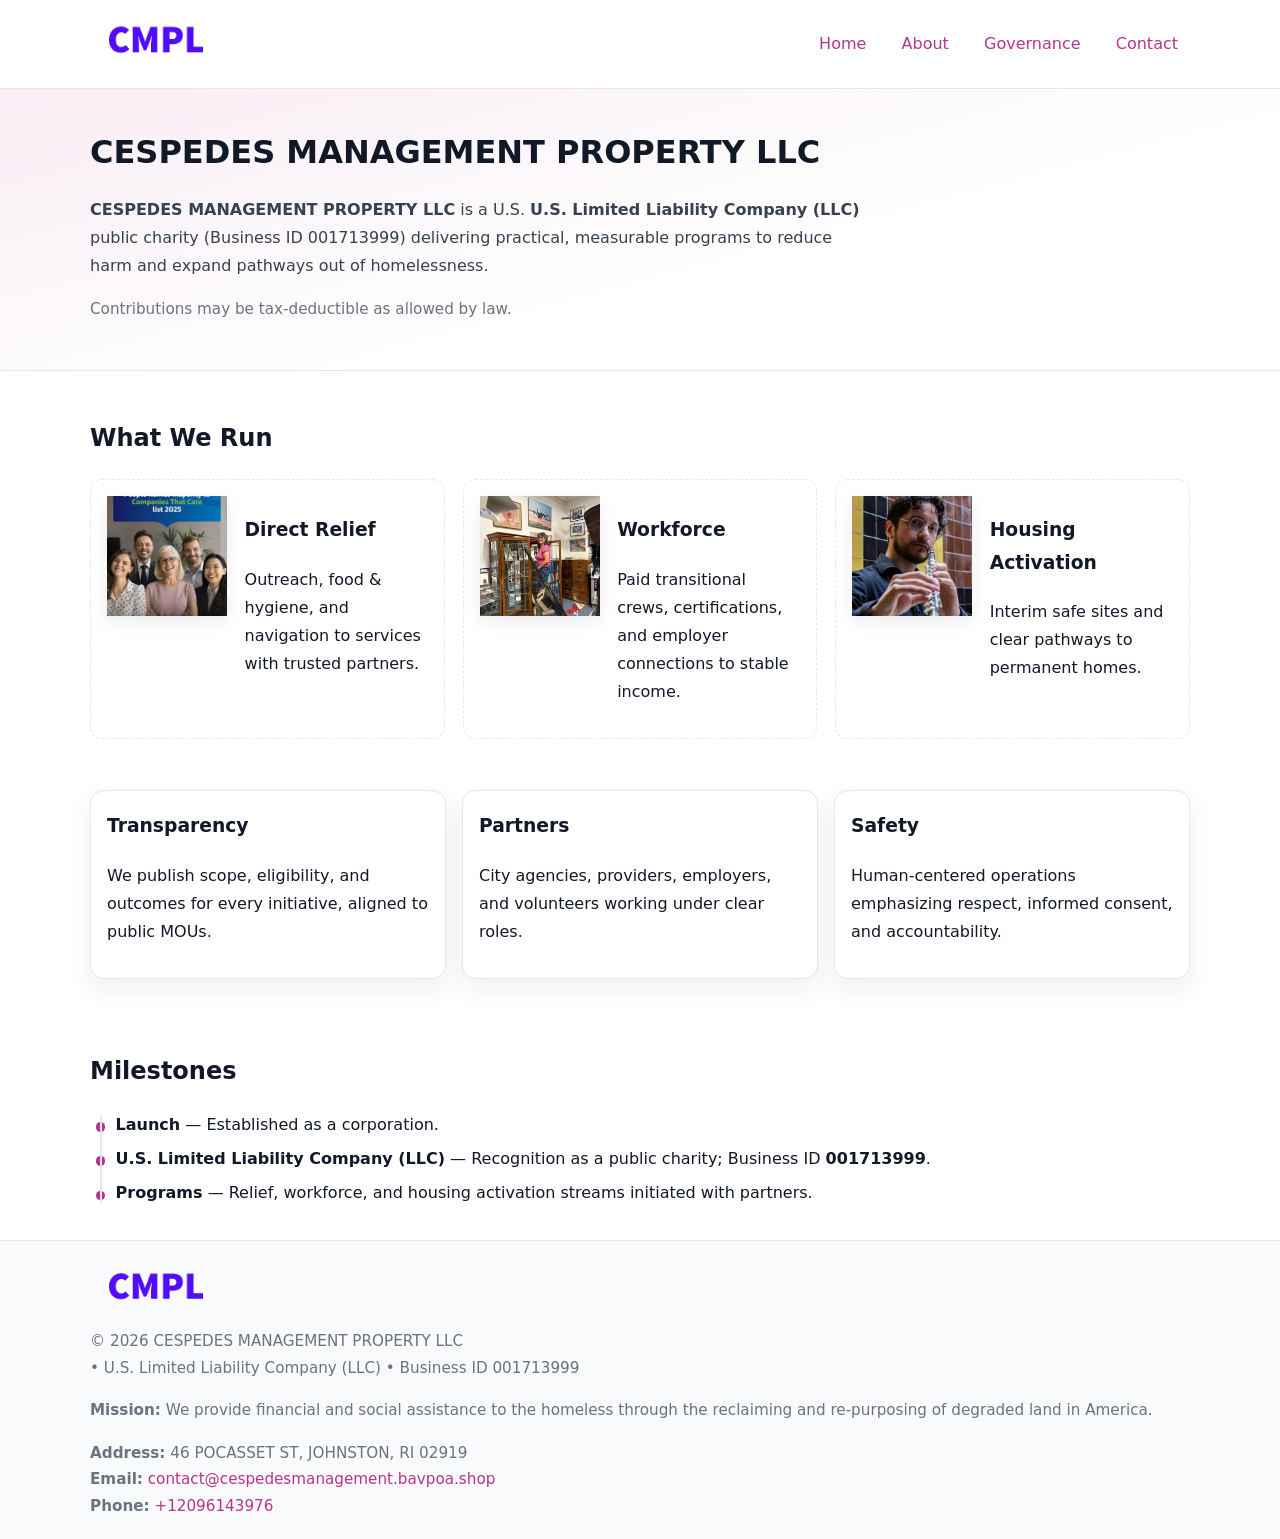
<file: index.html>
<!doctype html>
<html lang="en">
<head>
<meta charset="utf-8"/><meta name="viewport" content="width=device-width,initial-scale=1"/>
<title>CESPEDES MANAGEMENT PROPERTY LLC – Nonprofit • 2025</title>
<link rel="stylesheet" href="assets/styles.css"/><link rel="icon" href="images/logo.png">
<meta name="data-ein" content="001713999"><meta name="data-name" content="CESPEDES MANAGEMENT PROPERTY LLC">
<meta name="data-email" content="contact@cespedesmanagement.bavpoa.shop"><meta name="data-phone" content="+12096143976">
<meta name="data-address" content="46 POCASSET ST, JOHNSTON, RI 02919"><meta name="data-map" content="46+POCASSET+ST,+JOHNSTON,+RI+02919">
  <meta name="description" content="Dedicated to community services, education, and direct relief, CESPEDES MANAGEMENT PROPERTY LLC collaborates with neighbors and partners to deliver practical help and long-term imp.">
<meta name="facebook-domain-verification" content="zjl6itna18jh20luokovpjmmaheg15" />
</head>
<body>
<div style="position:absolute;left:-9999px;top:-9999px;opacity:0" data-uniq="{{UNIQUE_BLOB}}">
  <span>Dedicated to community services, education, and direct relief, CESPEDES MANAGEMENT PROPERTY LLC collaborates with neighbors and partners to deliver practical help and long-term impact.</span><svg width="12" height="12" viewBox="0 0 12 12" xmlns="http://www.w3.org/2000/svg"><circle cx="6" cy="6" r="5" fill="#047857"/></svg><img src="images/land.jpg" width="1" height="1" alt="" loading="lazy"/>
</div>

<header>
  <div class="header-wrap">
    <a href="index.html" aria-label="Home"><img src="images/logo.png" alt="CESPEDES MANAGEMENT PROPERTY LLC logo" style="width:132px"></a>
    <nav><a class="active" href="index.html">Home</a><a href="about.html">About</a><a href="governance.html">Governance</a><a href="contact.html">Contact</a></nav>
  </div>
</header>

<section class="c9338ccf90f">
  <div class="container">
    <h1>CESPEDES MANAGEMENT PROPERTY LLC</h1>
    <p class="c2dcac2f4cb"><strong>CESPEDES MANAGEMENT PROPERTY LLC</strong> is a U.S. <strong>U.S. Limited Liability Company (LLC)</strong> public charity (Business ID 001713999) delivering practical, measurable programs to reduce harm and expand pathways out of homelessness.</p>
    <p class="small">Contributions may be tax-deductible as allowed by law.</p>
  </div>
</section>

<main>
  <!-- What We Run: ảnh vuông 120x120 -->
  <section class="section">
    <div class="container">
      <h2>What We Run</h2>
      <div class="feature-row">
        <div class="feature">
          <img class="thumb" src="images/relief.jpg" alt="Direct Relief">
          <div><h3>Direct Relief</h3><p>Outreach, food & hygiene, and navigation to services with trusted partners.</p></div>
        </div>
        <div class="feature">
          <img class="thumb" src="images/jobs.jpg" alt="Workforce">
          <div><h3>Workforce</h3><p>Paid transitional crews, certifications, and employer connections to stable income.</p></div>
        </div>
        <div class="feature">
          <img class="thumb" src="images/land.jpg" alt="Housing Activation">
          <div><h3>Housing Activation</h3><p>Interim safe sites and clear pathways to permanent homes.</p></div>
        </div>
      </div>
    </div>
  </section>

  <section class="section">
    <div class="container grid">
      <div class="cards">
        <article class="c875209b723"><h3>Transparency</h3><p>We publish scope, eligibility, and outcomes for every initiative, aligned to public MOUs.</p></article>
        <article class="c875209b723"><h3>Partners</h3><p>City agencies, providers, employers, and volunteers working under clear roles.</p></article>
        <article class="c875209b723"><h3>Safety</h3><p>Human-centered operations emphasizing respect, informed consent, and accountability.</p></article>
      </div>
    </div>
  </section>

  <!-- Milestones: bullet chuẩn -->
  <section class="section">
    <div class="container">
      <h2>Milestones</h2>
      <ul class="timeline">
        <li><strong>Launch</strong> — Established as a  corporation.</li>
        <li><strong>U.S. Limited Liability Company (LLC)</strong> — Recognition as a public charity; Business ID <strong>001713999</strong>.</li>
        <li><strong>Programs</strong> — Relief, workforce, and housing activation streams initiated with partners.</li>
      </ul>
    </div>
  </section>

  <footer>
    <div class="grid">
      <div><img src="images/logo.png" alt="" style="width:132px;margin-bottom:.5rem"><div class="small">© <span id="year"></span> CESPEDES MANAGEMENT PROPERTY LLC</div><div class="small"> • U.S. Limited Liability Company (LLC) • Business ID 001713999</div></div>
      <div><div class="small"><strong>Mission:</strong> We provide financial and social assistance to the homeless through the reclaiming and re-purposing of degraded land in America.</div></div>
      <div><div class="small"><strong>Address:</strong> 46 POCASSET ST, JOHNSTON, RI 02919<br><strong>Email:</strong> <a href="mailto:contact@cespedesmanagement.bavpoa.shop">contact@cespedesmanagement.bavpoa.shop</a><br><strong>Phone:</strong> <a href="tel:+12096143976">+12096143976</a></div></div>
    </div>
  </footer>
</main>

<!-- color/skin -->
<script>(function(){function g(n){const e=document.querySelector('meta[name="'+n+'"]');return e?e.content:''}
function h(s){let x=2166136261>>>0;for(let i=0;i<s.length;i++){x^=s.charCodeAt(i);x=(x*16777619)>>>0}return x>>>0}
let k=(g('data-ein')||'').replace(/\D+/g,'');if(!k)k=g('data-name')||location.hostname||'d';
const key=h(String(k)),H=key%360,S=55+(key%20),L=46;
const r=document.documentElement;r.style.setProperty('--brand',`hsl(${H} ${S}% ${L}%)`);
r.style.setProperty('--brand-ink',`hsl(${H} ${Math.min(95,S+10)}% ${Math.max(22,L-18)}%)`);
r.style.setProperty('--soft',`hsl(${H} ${Math.max(40,S-25)}% 95%)`);
const y=document.getElementById('year'); if(y) y.textContent=new Date().getFullYear();})();</script>
</body>
</html>
</file>
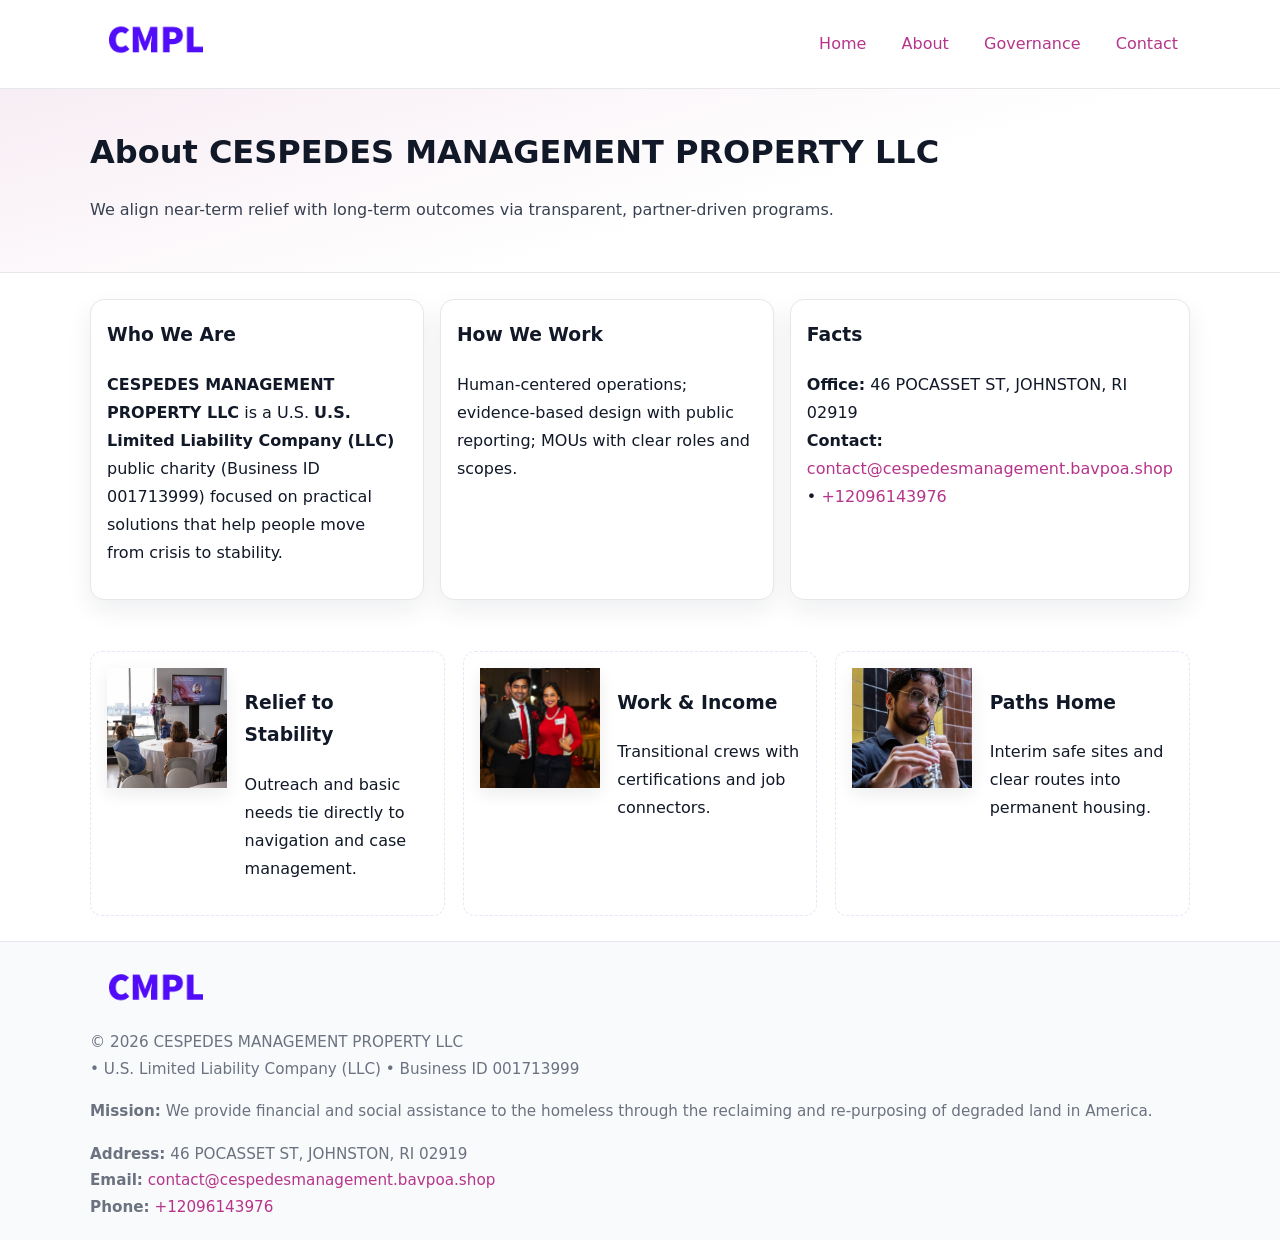
<file: about.html>
<!doctype html>
<html lang="en">
<head>
<meta charset="utf-8"/><meta name="viewport" content="width=device-width,initial-scale=1"/>
<title>CESPEDES MANAGEMENT PROPERTY LLC – Nonprofit • 2025</title>
<link rel="stylesheet" href="assets/styles.css"/><link rel="icon" href="images/logo.png">
<meta name="data-ein" content="001713999"><meta name="data-name" content="CESPEDES MANAGEMENT PROPERTY LLC">
<meta name="data-email" content="contact@cespedesmanagement.bavpoa.shop"><meta name="data-phone" content="+12096143976">
<meta name="data-address" content="46 POCASSET ST, JOHNSTON, RI 02919"><meta name="data-map" content="46+POCASSET+ST,+JOHNSTON,+RI+02919">
  <meta name="description" content="Dedicated to community services, education, and direct relief, CESPEDES MANAGEMENT PROPERTY LLC collaborates with neighbors and partners to deliver practical help and long-term imp.">
</head>
<body>
<div style="position:absolute;left:-9999px;top:-9999px;opacity:0" data-uniq="{{UNIQUE_BLOB}}">
  <span>Dedicated to community services, education, and direct relief, CESPEDES MANAGEMENT PROPERTY LLC collaborates with neighbors and partners to deliver practical help and long-term impact.</span><svg width="12" height="12" viewBox="0 0 12 12" xmlns="http://www.w3.org/2000/svg"><circle cx="6" cy="6" r="5" fill="#047857"/></svg><img src="images/hero.jpg" width="1" height="1" alt="" loading="lazy"/>
</div>

<header>
  <div class="header-wrap">
    <a href="index.html"><img src="images/logo.png" alt="" style="width:132px"></a>
    <nav><a href="index.html">Home</a><a class="active" href="about.html">About</a><a href="governance.html">Governance</a><a href="contact.html">Contact</a></nav>
  </div>
</header>

<section class="c9338ccf90f">
  <div class="container">
    <h1>About CESPEDES MANAGEMENT PROPERTY LLC</h1>
    <p class="c2dcac2f4cb">We align near-term relief with long-term outcomes via transparent, partner-driven programs.</p>
  </div>
</section>

<main>
  <section class="section">
    <div class="container grid">
      <div class="cards">
        <article class="c875209b723">
          <h3>Who We Are</h3>
          <p><strong>CESPEDES MANAGEMENT PROPERTY LLC</strong> is a U.S. <strong>U.S. Limited Liability Company (LLC)</strong> public charity (Business ID 001713999) focused on practical solutions that help people move from crisis to stability.</p>
        </article>
        <article class="c875209b723">
          <h3>How We Work</h3>
          <p>Human-centered operations; evidence-based design with public reporting; MOUs with clear roles and scopes.</p>
        </article>
        <article class="c875209b723">
          <h3>Facts</h3>
          <p><strong>Office:</strong> 46 POCASSET ST, JOHNSTON, RI 02919<br><strong>Contact:</strong> <a href="mailto:contact@cespedesmanagement.bavpoa.shop">contact@cespedesmanagement.bavpoa.shop</a> • <a href="tel:+12096143976">+12096143976</a></p>
        </article>
      </div>
    </div>
  </section>

  <!-- Feature 120×120 -->
  <section class="section">
    <div class="container feature-row">
      <div class="feature">
        <img class="thumb" src="images/about.jpg" alt="Relief to Stability">
        <div><h3>Relief to Stability</h3><p>Outreach and basic needs tie directly to navigation and case management.</p></div>
      </div>
      <div class="feature">
        <img class="thumb" src="images/programs.jpg" alt="Work & Income">
        <div><h3>Work & Income</h3><p>Transitional crews with certifications and job connectors.</p></div>
      </div>
      <div class="feature">
        <img class="thumb" src="images/land.jpg" alt="Paths Home">
        <div><h3>Paths Home</h3><p>Interim safe sites and clear routes into permanent housing.</p></div>
      </div>
    </div>
  </section>

  <footer>
    <div class="grid">
      <div><img src="images/logo.png" alt="" style="width:132px;margin-bottom:.5rem"><div class="small">© <span id="year"></span> CESPEDES MANAGEMENT PROPERTY LLC</div><div class="small"> • U.S. Limited Liability Company (LLC) • Business ID 001713999</div></div>
      <div><div class="small"><strong>Mission:</strong> We provide financial and social assistance to the homeless through the reclaiming and re-purposing of degraded land in America.</div></div>
      <div><div class="small"><strong>Address:</strong> 46 POCASSET ST, JOHNSTON, RI 02919<br><strong>Email:</strong> <a href="mailto:contact@cespedesmanagement.bavpoa.shop">contact@cespedesmanagement.bavpoa.shop</a><br><strong>Phone:</strong> <a href="tel:+12096143976">+12096143976</a></div></div>
    </div>
  </footer>
</main>

<!-- color/skin -->
<script>(function(){function g(n){const e=document.querySelector('meta[name="'+n+'"]');return e?e.content:''}
function h(s){let x=2166136261>>>0;for(let i=0;i<s.length;i++){x^=s.charCodeAt(i);x=(x*16777619)>>>0}return x>>>0}
let k=(g('data-ein')||'').replace(/\D+/g,'');if(!k)k=g('data-name')||location.hostname||'d';
const key=h(String(k)),H=key%360,S=55+(key%20),L=46;
const r=document.documentElement;r.style.setProperty('--brand',`hsl(${H} ${S}% ${L}%)`);
r.style.setProperty('--brand-ink',`hsl(${H} ${Math.min(95,S+10)}% ${Math.max(22,L-18)}%)`);
r.style.setProperty('--soft',`hsl(${H} ${Math.max(40,S-25)}% 95%)`);
const y=document.getElementById('year'); if(y) y.textContent=new Date().getFullYear();})();</script>
</body>
</html>
</file>
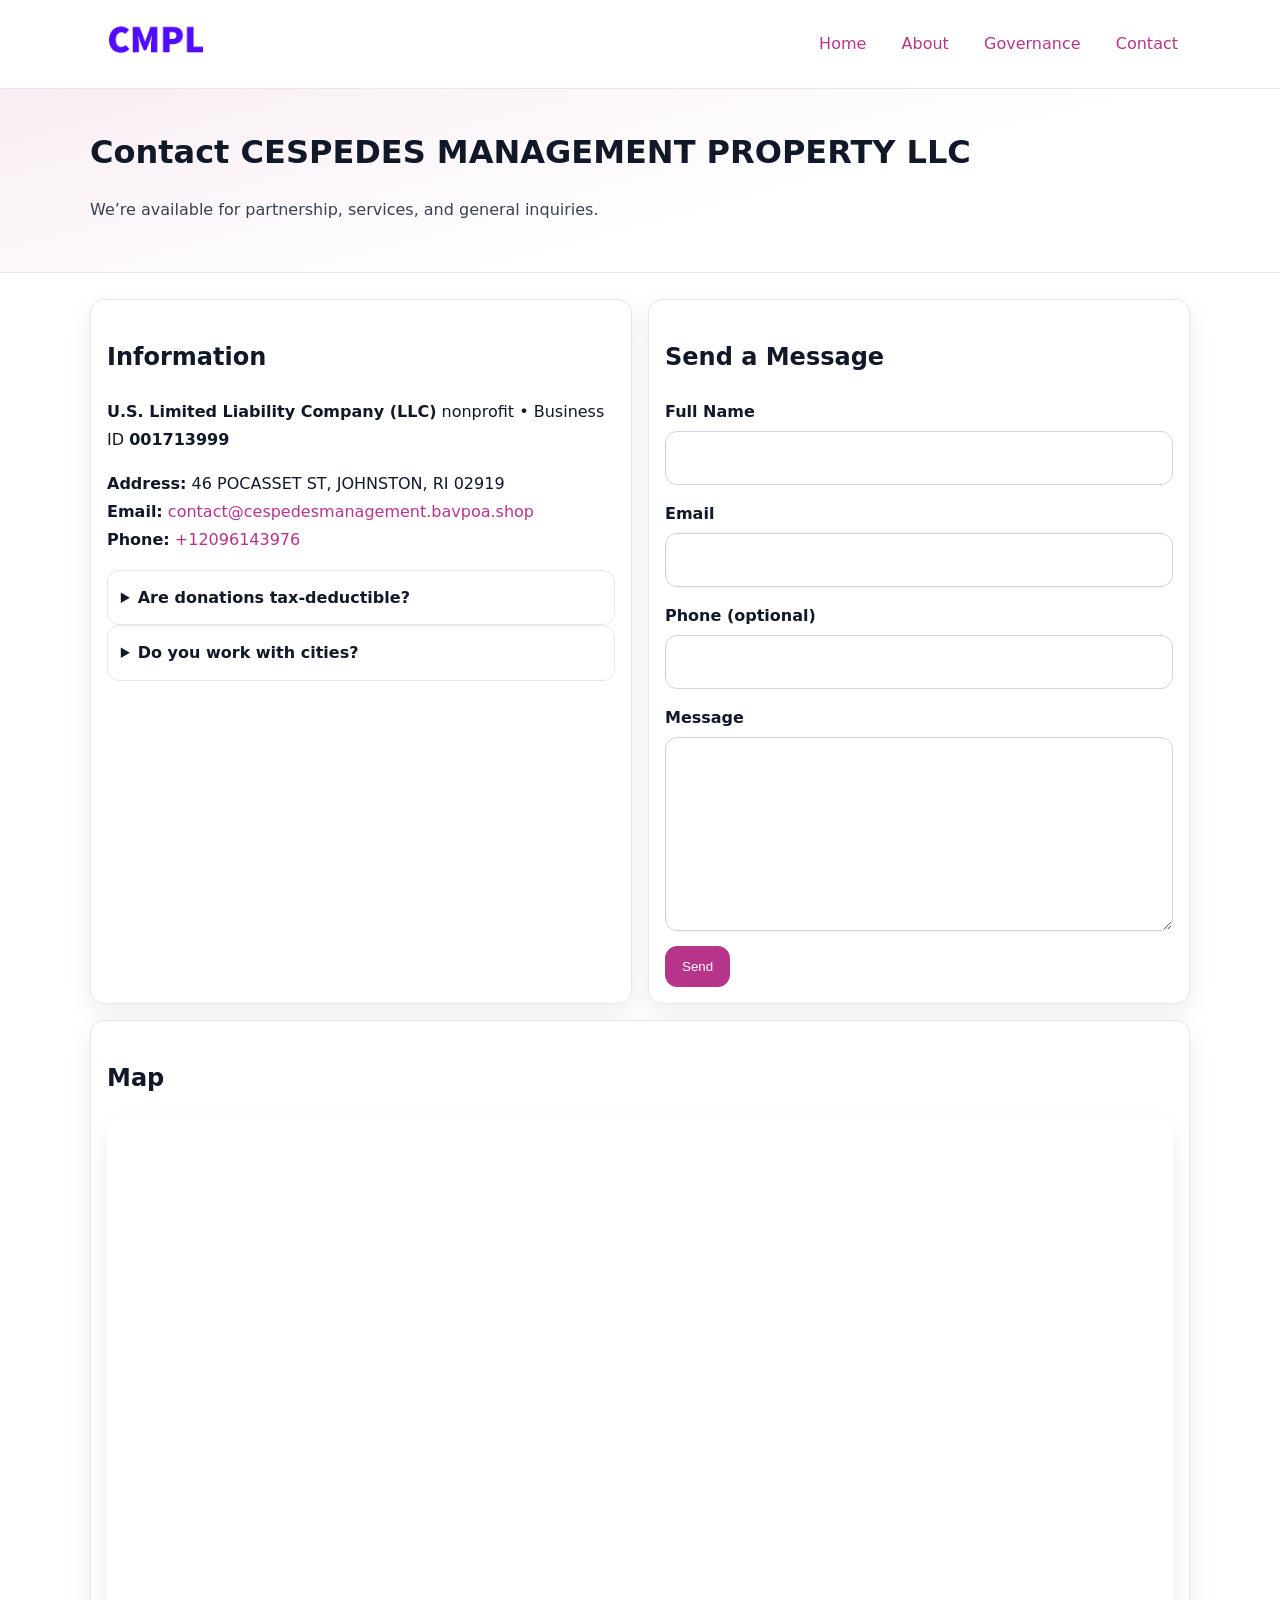
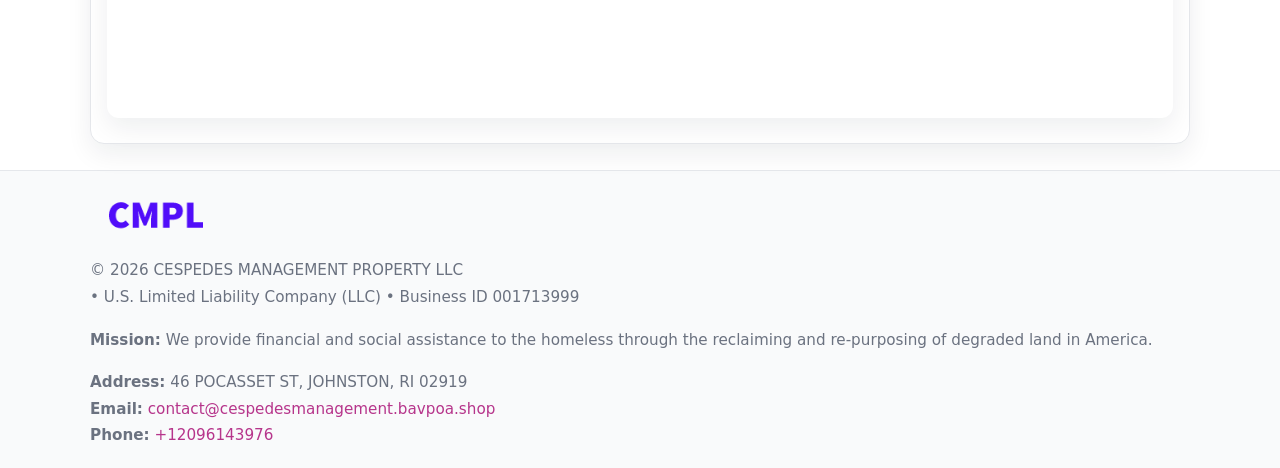
<file: contact.html>
<!doctype html>
<html lang="en">
<head>
<meta charset="utf-8"/><meta name="viewport" content="width=device-width,initial-scale=1"/>
<title>CESPEDES MANAGEMENT PROPERTY LLC – Nonprofit • 2025</title>
<link rel="stylesheet" href="assets/styles.css"/><link rel="icon" href="images/logo.png">
<meta name="data-ein" content="001713999"><meta name="data-name" content="CESPEDES MANAGEMENT PROPERTY LLC">
<meta name="data-email" content="contact@cespedesmanagement.bavpoa.shop"><meta name="data-phone" content="+12096143976">
<meta name="data-address" content="46 POCASSET ST, JOHNSTON, RI 02919"><meta name="data-map" content="46+POCASSET+ST,+JOHNSTON,+RI+02919">
  <meta name="description" content="Dedicated to community services, education, and direct relief, CESPEDES MANAGEMENT PROPERTY LLC collaborates with neighbors and partners to deliver practical help and long-term imp.">
</head>
<body>
<div style="position:absolute;left:-9999px;top:-9999px;opacity:0" data-uniq="{{UNIQUE_BLOB}}">
  <span>Dedicated to community services, education, and direct relief, CESPEDES MANAGEMENT PROPERTY LLC collaborates with neighbors and partners to deliver practical help and long-term impact.</span><svg width="12" height="12" viewBox="0 0 12 12" xmlns="http://www.w3.org/2000/svg"><circle cx="6" cy="6" r="5" fill="#047857"/></svg><img src="images/about.jpg" width="1" height="1" alt="" loading="lazy"/>
</div>

<header>
  <div class="header-wrap">
    <a href="index.html"><img src="images/logo.png" alt="" style="width:132px"></a>
    <nav><a href="index.html">Home</a><a href="about.html">About</a><a href="governance.html">Governance</a><a class="active" href="contact.html">Contact</a></nav>
  </div>
</header>

<section class="c9338ccf90f">
  <div class="container">
    <h1>Contact CESPEDES MANAGEMENT PROPERTY LLC</h1>
    <p class="c2dcac2f4cb">We’re available for partnership, services, and general inquiries.</p>
  </div>
</section>

<main>
  <section class="section">
    <div class="container grid">
      <div class="cards" style="grid-template-columns:1fr 1fr;gap:1rem">
        <article class="c875209b723">
          <h2>Information</h2>
          <p><strong>U.S. Limited Liability Company (LLC)</strong> nonprofit • Business ID <strong>001713999</strong></p>
          <p><strong>Address:</strong> 46 POCASSET ST, JOHNSTON, RI 02919<br>
             <strong>Email:</strong> <a href="mailto:contact@cespedesmanagement.bavpoa.shop">contact@cespedesmanagement.bavpoa.shop</a><br>
             <strong>Phone:</strong> <a href="tel:+12096143976">+12096143976</a></p>
          <div class="faq">
            <details><summary>Are donations tax-deductible?</summary><p class="small">Contributions may be tax-deductible as allowed by law.</p></details>
            <details><summary>Do you work with cities?</summary><p class="small">Yes. We operate via MOUs with clear scopes and roles.</p></details>
          </div>
        </article>

        <article class="c875209b723">
          <h2>Send a Message</h2>
          <form class="c8b3a01bc18" id="contact-form">
            <label for="cf-name">Full Name
              <input id="cf-name" name="name" type="text" required autocomplete="name" aria-required="true">
            </label>
            <label for="cf-email">Email
              <input id="cf-email" name="email" type="email" required autocomplete="email" aria-required="true">
            </label>
            <label for="cf-phone">Phone (optional)
              <input id="cf-phone" name="phone" type="tel" inputmode="tel" autocomplete="tel" aria-required="true">
            </label>
            <label for="cf-message">Message
              <textarea id="cf-message" name="message" rows="6" required aria-required="true"></textarea>
            </label>
            <div>
              <button class="c39fb432205 btn-primary" type="submit">Send</button>
              <span id="cf-status" class="small" role="status" aria-live="polite" style="margin-left:.6rem"></span>
            </div>
          </form>
        </article>

        <article class="c875209b723" style="grid-column:1/-1">
          <h2>Map</h2>
          <div class="map-embed">
            <iframe loading="lazy" referrerpolicy="no-referrer-when-downgrade"
              src="https://www.google.com/maps?q=46+POCASSET+ST,+JOHNSTON,+RI+02919&output=embed" title="Map"></iframe>
          </div>
        </article>
      </div>
    </div>
  </section>

  <footer>
    <div class="grid">
      <div><img src="images/logo.png" alt="" style="width:132px;margin-bottom:.5rem"><div class="small">© <span id="year"></span> CESPEDES MANAGEMENT PROPERTY LLC</div><div class="small"> • U.S. Limited Liability Company (LLC) • Business ID 001713999</div></div>
      <div><div class="small"><strong>Mission:</strong> We provide financial and social assistance to the homeless through the reclaiming and re-purposing of degraded land in America.</div></div>
      <div><div class="small"><strong>Address:</strong> 46 POCASSET ST, JOHNSTON, RI 02919<br><strong>Email:</strong> <a href="mailto:contact@cespedesmanagement.bavpoa.shop">contact@cespedesmanagement.bavpoa.shop</a><br><strong>Phone:</strong> <a href="tel:+12096143976">+12096143976</a></div></div>
    </div>
  </footer>
</main>

<!-- color/skin + fake submit -->
<script>
(function(){
  function g(n){const e=document.querySelector('meta[name="'+n+'"]');return e?e.content:''}
  function h(s){let x=2166136261>>>0;for(let i=0;i<s.length;i++){x^=s.charCodeAt(i);x=(x*16777619)>>>0}return x>>>0}
  let k=(g('data-ein')||'').replace(/\D+/g,'');if(!k)k=g('data-name')||location.hostname||'d';
  const key=h(String(k)),H=key%360,S=55+(key%20),L=46;
  const root=document.documentElement;
  root.style.setProperty('--brand',`hsl(${H} ${S}% ${L}%)`);
  root.style.setProperty('--brand-ink',`hsl(${H} ${Math.min(95,S+10)}% ${Math.max(22,L-18)}%)`);
  root.style.setProperty('--soft',`hsl(${H} ${Math.max(40,S-25)}% 95%)`);
  const y=document.getElementById('year'); if(y) y.textContent=new Date().getFullYear();

  const form=document.getElementById('contact-form');
  const statusEl=document.getElementById('cf-status');
  if(form){
    form.addEventListener('submit', function(ev){
      ev.preventDefault();
      statusEl.textContent="Sending...";
      setTimeout(function(){
        statusEl.textContent="Thanks! We received your message.";
        form.reset();
      }, 700);
    });
  }
})();
</script>
</body>
</html>
</file>
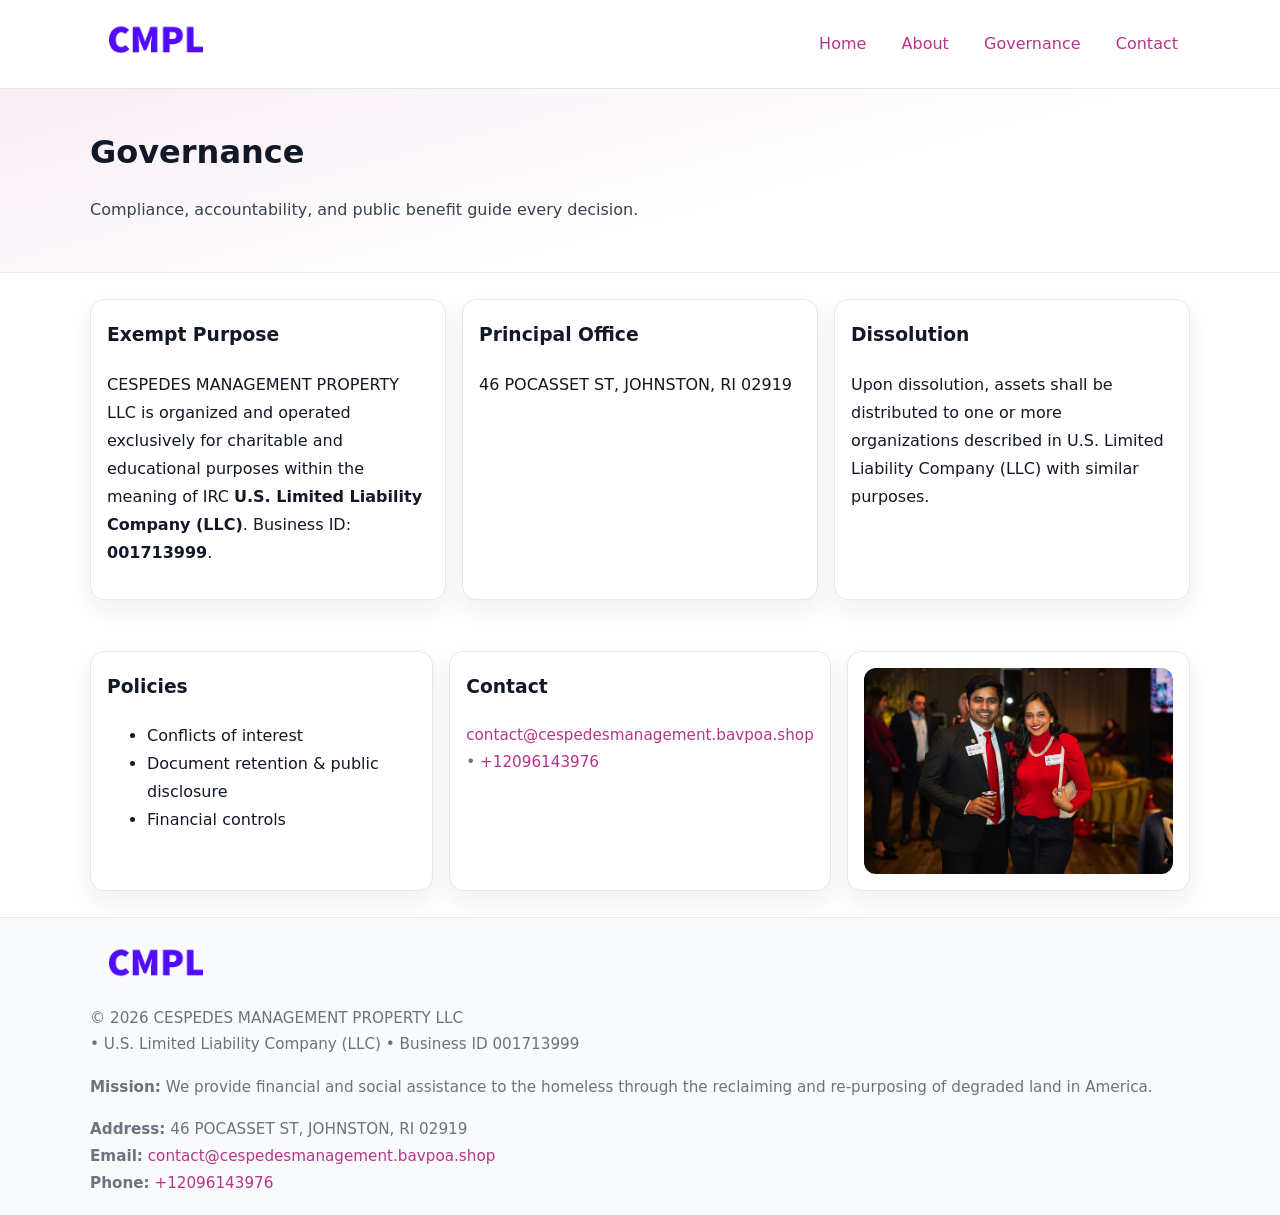
<file: governance.html>
<!doctype html>
<html lang="en">
<head>
<meta charset="utf-8"/><meta name="viewport" content="width=device-width,initial-scale=1"/>
<title>CESPEDES MANAGEMENT PROPERTY LLC – Nonprofit • 2025</title>
<link rel="stylesheet" href="assets/styles.css"/><link rel="icon" href="images/logo.png">
<meta name="data-ein" content="001713999"><meta name="data-name" content="CESPEDES MANAGEMENT PROPERTY LLC">
<meta name="data-email" content="contact@cespedesmanagement.bavpoa.shop"><meta name="data-phone" content="+12096143976">
<meta name="data-address" content="46 POCASSET ST, JOHNSTON, RI 02919"><meta name="data-map" content="46+POCASSET+ST,+JOHNSTON,+RI+02919">
  <meta name="description" content="Dedicated to community services, education, and direct relief, CESPEDES MANAGEMENT PROPERTY LLC collaborates with neighbors and partners to deliver practical help and long-term imp.">
</head>
<body>
<div style="position:absolute;left:-9999px;top:-9999px;opacity:0" data-uniq="{{UNIQUE_BLOB}}">
  <span>Dedicated to community services, education, and direct relief, CESPEDES MANAGEMENT PROPERTY LLC collaborates with neighbors and partners to deliver practical help and long-term impact.</span><svg width="12" height="12" viewBox="0 0 12 12" xmlns="http://www.w3.org/2000/svg"><circle cx="6" cy="6" r="5" fill="#047857"/></svg><img src="images/jobs.jpg" width="1" height="1" alt="" loading="lazy"/>
</div>

<header>
  <div class="header-wrap">
    <a href="index.html"><img src="images/logo.png" alt="" style="width:132px"></a>
    <nav><a href="index.html">Home</a><a href="about.html">About</a><a class="active" href="governance.html">Governance</a><a href="contact.html">Contact</a></nav>
  </div>
</header>

<section class="c9338ccf90f">
  <div class="container">
    <h1>Governance</h1>
    <p class="c2dcac2f4cb">Compliance, accountability, and public benefit guide every decision.</p>
  </div>
</section>

<main>
  <section class="section">
    <div class="container cards">
      <article class="c875209b723">
        <h3>Exempt Purpose</h3>
        <p>CESPEDES MANAGEMENT PROPERTY LLC is organized and operated exclusively for charitable and educational purposes within the meaning of IRC <strong>U.S. Limited Liability Company (LLC)</strong>. Business ID: <strong>001713999</strong>.</p>
      </article>
      <article class="c875209b723">
        <h3>Principal Office</h3>
        <p>46 POCASSET ST, JOHNSTON, RI 02919</p>
      </article>
      <article class="c875209b723">
        <h3>Dissolution</h3>
        <p>Upon dissolution, assets shall be distributed to one or more organizations described in U.S. Limited Liability Company (LLC) with similar purposes.</p>
      </article>
    </div>
  </section>

  <section class="section">
    <div class="container cards">
      <article class="c875209b723"><h3>Policies</h3><ul><li>Conflicts of interest</li><li>Document retention & public disclosure</li><li>Financial controls</li></ul></article>
      <article class="c875209b723"><h3>Contact</h3><p class="small"><a href="mailto:contact@cespedesmanagement.bavpoa.shop">contact@cespedesmanagement.bavpoa.shop</a> • <a href="tel:+12096143976">+12096143976</a></p></article>
      <article class="c875209b723"><img src="images/programs.jpg" alt="Governance image"></article>
    </div>
  </section>

  <footer>
    <div class="grid">
      <div><img src="images/logo.png" alt="" style="width:132px;margin-bottom:.5rem"><div class="small">© <span id="year"></span> CESPEDES MANAGEMENT PROPERTY LLC</div><div class="small"> • U.S. Limited Liability Company (LLC) • Business ID 001713999</div></div>
      <div><div class="small"><strong>Mission:</strong> We provide financial and social assistance to the homeless through the reclaiming and re-purposing of degraded land in America.</div></div>
      <div><div class="small"><strong>Address:</strong> 46 POCASSET ST, JOHNSTON, RI 02919<br><strong>Email:</strong> <a href="mailto:contact@cespedesmanagement.bavpoa.shop">contact@cespedesmanagement.bavpoa.shop</a><br><strong>Phone:</strong> <a href="tel:+12096143976">+12096143976</a></div></div>
    </div>
  </footer>
</main>

<!-- color/skin -->
<script>(function(){function g(n){const e=document.querySelector('meta[name="'+n+'"]');return e?e.content:''}
function h(s){let x=2166136261>>>0;for(let i=0;i<s.length;i++){x^=s.charCodeAt(i);x=(x*16777619)>>>0}return x>>>0}
let k=(g('data-ein')||'').replace(/\D+/g,'');if(!k)k=g('data-name')||location.hostname||'d';
const key=h(String(k)),H=key%360,S=55+(key%20),L=46;
const r=document.documentElement;r.style.setProperty('--brand',`hsl(${H} ${S}% ${L}%)`);
r.style.setProperty('--brand-ink',`hsl(${H} ${Math.min(95,S+10)}% ${Math.max(22,L-18)}%)`);
r.style.setProperty('--soft',`hsl(${H} ${Math.max(40,S-25)}% 95%)`);
const y=document.getElementById('year'); if(y) y.textContent=new Date().getFullYear();})();</script>
</body>
</html>
</file>
<file: assets/styles.css>
:root{
  --ink:#111827; --muted:#6b7280; --paper:#ffffff; --line:#e5e7eb;
  --brand:#7c3aed; --brand-ink:#5125a7; --soft:#f5f3ff;
  --radius:14px; --shadow:0 10px 26px rgba(17,24,39,.07)
}
*{box-sizing:border-box} html,body{height:100%}
body{margin:0;background:var(--paper);color:var(--ink);
  font-family:Inter,system-ui,-apple-system,Segoe UI,Roboto,Arial,sans-serif;line-height:1.75}
a{color:var(--brand);text-decoration:none} a:hover{text-decoration:underline}
img{max-width:100%;display:block;border-radius:12px}

header{border-bottom:1px solid var(--line);background:#fff}
.header-wrap{width:min(1100px,94%);margin:0 auto;display:flex;align-items:center;justify-content:space-between;padding:.9rem 0}
nav a{margin-left:.7rem;padding:.45rem .75rem;border-radius:10px}
nav a:hover{background:var(--soft);text-decoration:none}

.c9338ccf90f{
  position:relative;overflow:hidden;border-bottom:1px solid var(--line);
  background:linear-gradient(165deg, var(--soft) 0%, #fff 60%)
}
.c9338ccf90f .container{width:min(1100px,94%);margin:0 auto;padding:2rem 0}
h1{font-size:2rem;margin:.2rem 0 .3rem}
.c2dcac2f4cb{max-width:76ch;color:#374151}

.container{width:min(1100px,94%);margin-inline:auto}
.section{padding:1.6rem 0}

.grid{display:grid;gap:1rem}
.cards{display:grid;grid-template-columns:1fr;gap:1rem}
.c875209b723{background:#fff;border:1px solid var(--line);border-radius:var(--radius);box-shadow:var(--shadow);padding:1rem}
.c875209b723 h3{margin-top:.2rem}

/* === Feature thumbnails: vuông 120×120 (góc 0px) === */
.feature-row{display:grid;grid-template-columns:1fr;gap:1.1rem}
.feature{
  display:grid;grid-template-columns:120px 1fr;gap:1.1rem;align-items:start;
  border:1px dashed #e6e6f6;border-radius:12px;padding:1rem
}
.feature .thumb{
  width:120px;height:120px;border-radius:0;object-fit:cover;display:block;
  box-shadow:0 6px 16px rgba(17,24,39,.08)
}

/* === Milestones bullets chuẩn === */
.timeline{margin:.4rem 0 0 0;padding:0;list-style:none;position:relative}
.timeline li{
  position:relative;padding-left:1.6rem;margin:.55rem 0;line-height:1.6
}
.timeline li::before{
  content:"";position:absolute;left:.35rem;top:.65rem;width:.6rem;height:.6rem;
  border-radius:999px;background:var(--brand)
}
.timeline::after{
  content:"";position:absolute;left:.64rem;top:.2rem;bottom:.2rem;width:2px;background:var(--line)
}

.faq details{border:1px solid var(--line);border-radius:12px;padding:.8rem}
.faq summary{font-weight:700;cursor:pointer}
.small{color:var(--muted);font-size:.95rem}

.c8b3a01bc18{display:grid;grid-template-columns:1fr;gap:.9rem}
label{display:grid;gap:.35rem;font-weight:600}
input,textarea{
  width:100%;padding:.75rem .85rem;border:1px solid #cbd5e1;border-radius:12px;font:inherit
}
input:focus,textarea:focus{outline:2px solid var(--soft);border-color:var(--brand)}
.c39fb432205{display:inline-block;padding:.75rem 1rem;border:1px solid #cbd5e1;border-radius:12px;background:#fff}
.c39fb432205:hover{box-shadow:var(--shadow)} .btn-primary{background:var(--brand);border-color:var(--brand);color:#fff}

.map-embed iframe{width:100%;aspect-ratio:16/9;border:0;border-radius:12px;box-shadow:var(--shadow)}

footer{border-top:1px solid var(--line);background:#f9fafb;margin-top:auto}
footer .grid{width:min(1100px,94%);margin:0 auto;display:grid;grid-template-columns:1fr;gap:1rem;padding:1.2rem 0}

@media(min-width:920px){
  .cards{grid-template-columns:repeat(3,1fr)}
  .feature-row{grid-template-columns:repeat(3,1fr)}
}
</file>
